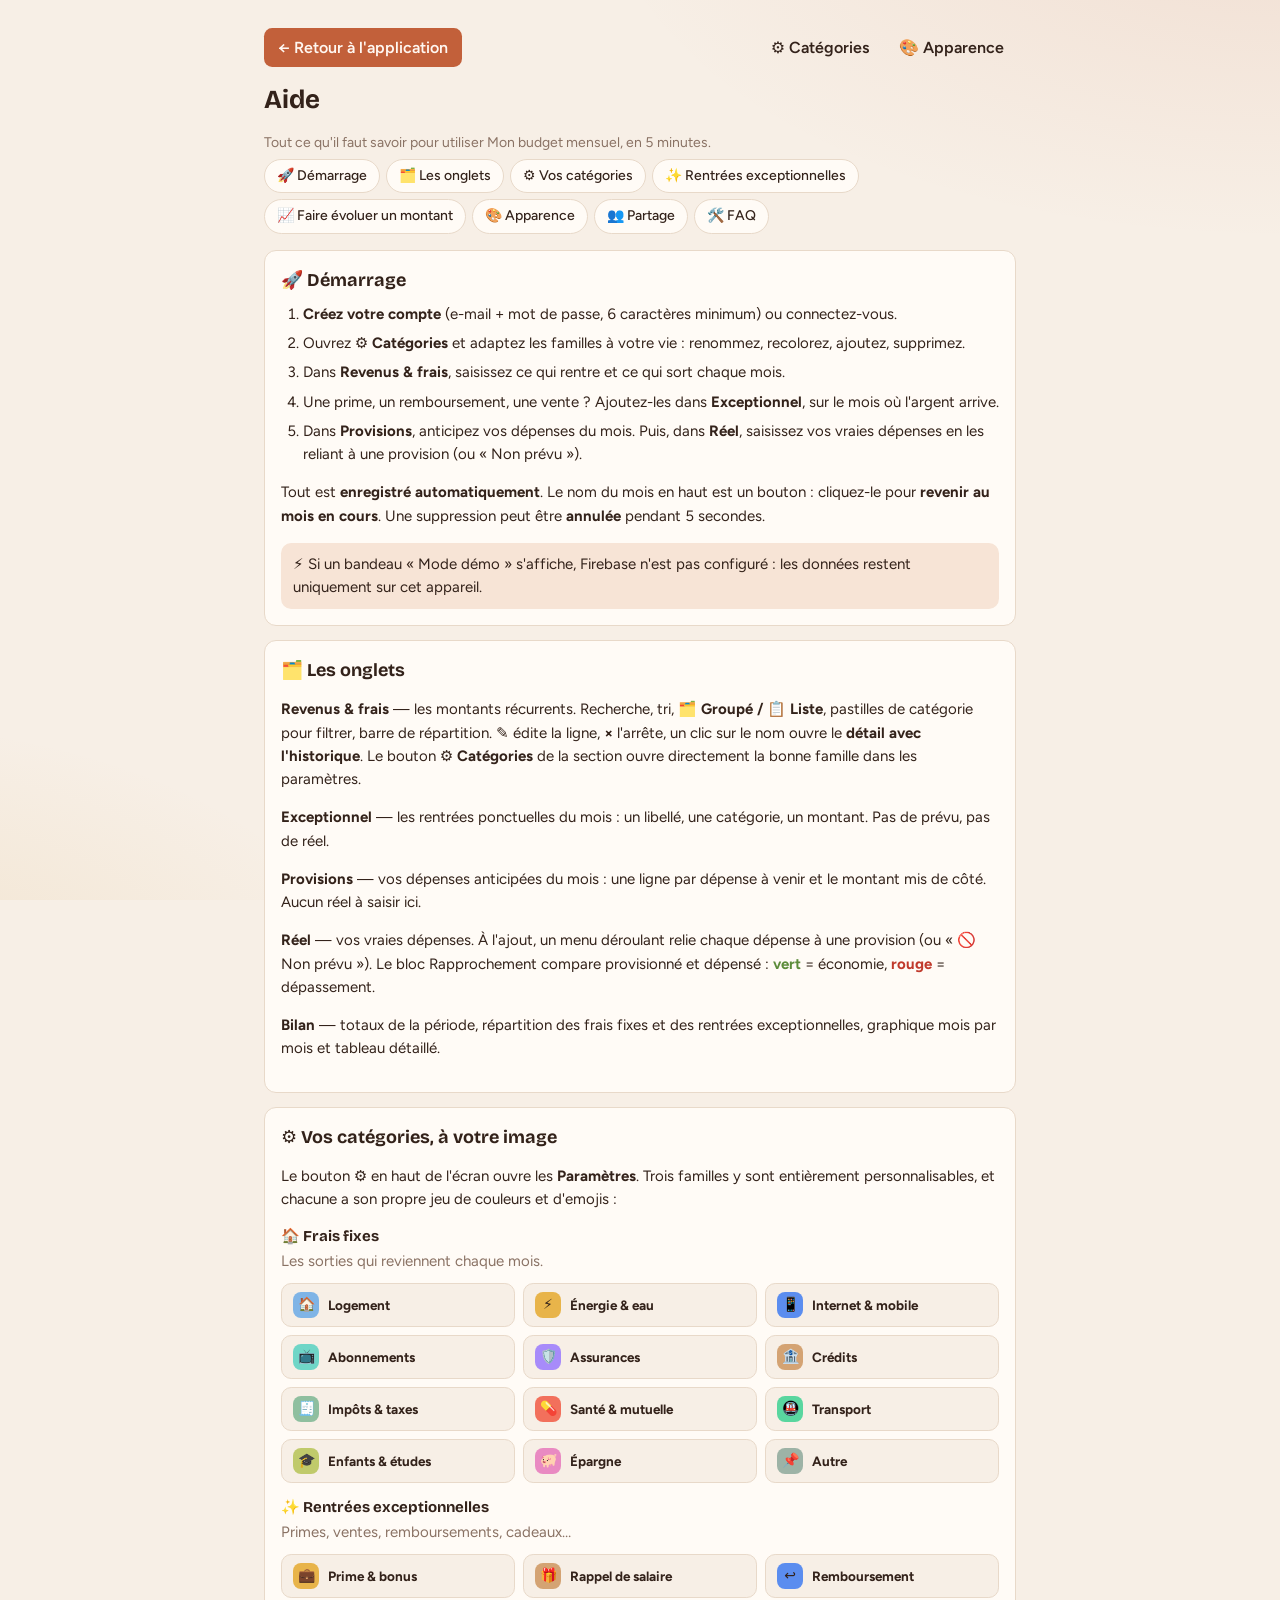
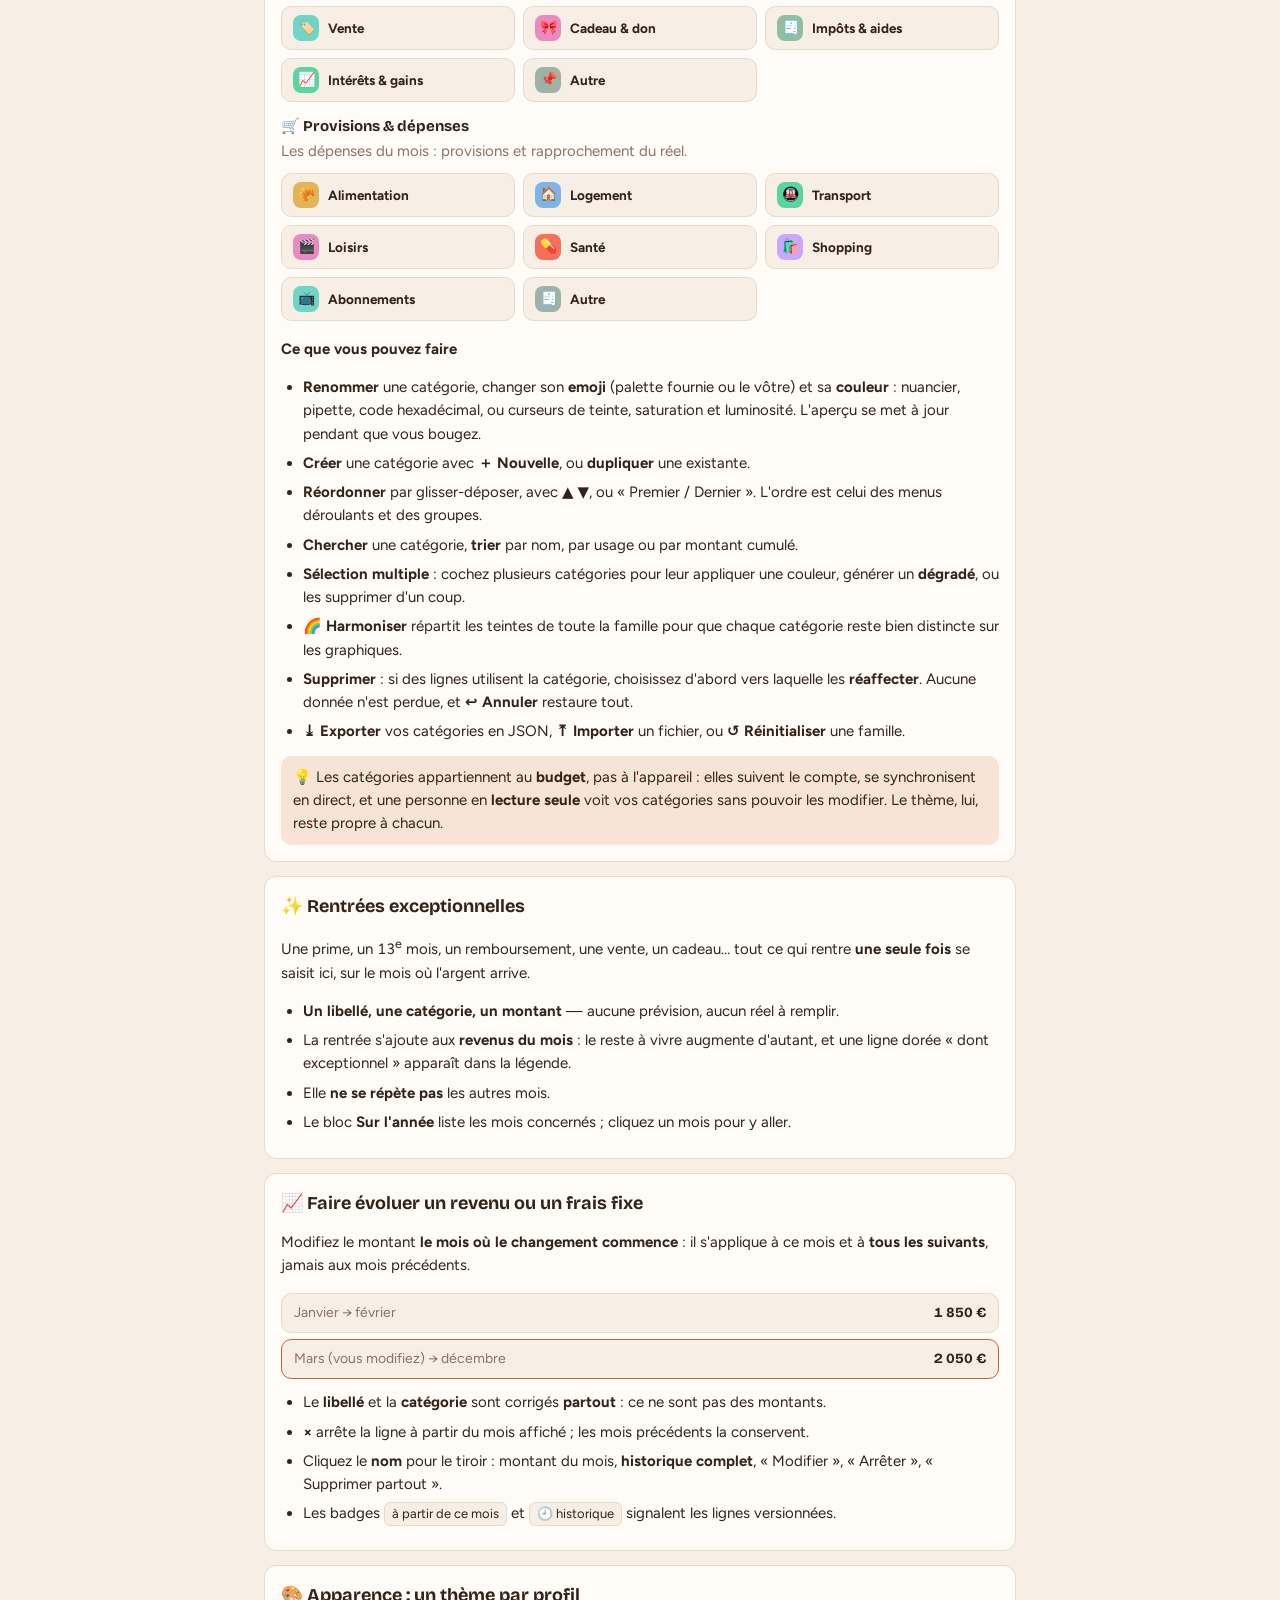
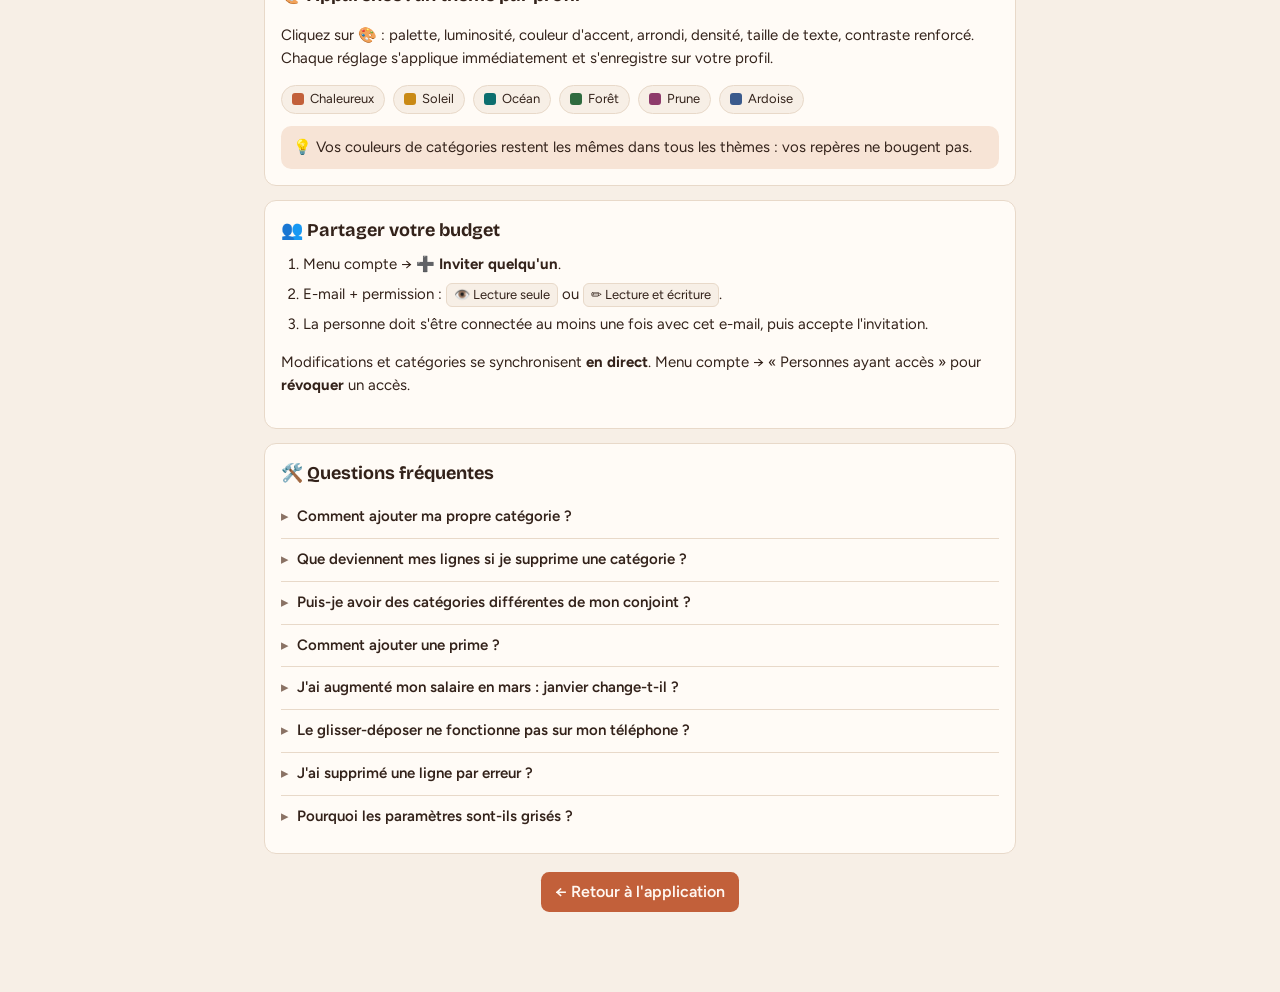
<file: aide.html>
<!doctype html>
<html lang="fr" data-theme="chaleureux" data-mode="light" data-density="normal" data-contrast="normal">
<head>
  <meta charset="utf-8">
  <meta name="viewport" content="width=device-width, initial-scale=1, viewport-fit=cover">
  <title>Aide — Mon budget mensuel</title>
  <script>
  (function(){try{
    var p=JSON.parse(localStorage.getItem('budget.prefs.last')||'{}');
    var d=p.mode==='dark'||((!p.mode||p.mode==='auto')&&matchMedia('(prefers-color-scheme: dark)').matches);
    var r=document.documentElement;
    r.dataset.theme=p.theme||'chaleureux'; r.dataset.mode=d?'dark':'light';
    r.dataset.density=p.density||'normal'; r.dataset.contrast=p.contrast?'high':'normal';
    r.style.setProperty('--r',(p.radius==null?12:p.radius)+'px');
    r.style.setProperty('--ts',String({s:0.94,m:1,l:1.08}[p.text||'m']));
    if(p.accent!=null){var l=d?64:38;r.style.setProperty('--accent','hsl('+p.accent+' 62% '+l+'%)');
      r.style.setProperty('--soft',d?'hsl('+p.accent+' 26% 21%)':'hsl('+p.accent+' 56% 92%)');
      r.style.setProperty('--c2','hsl('+p.accent+' 62% '+l+'%)');}
  }catch(e){}})();
  </script>
  <link rel="manifest" href="./manifest.webmanifest">
  <link rel="icon" href="./icon.svg" type="image/svg+xml">
  <link rel="preconnect" href="https://fonts.googleapis.com">
  <link rel="preconnect" href="https://fonts.gstatic.com" crossorigin>
  <link rel="stylesheet" href="https://fonts.googleapis.com/css2?family=Bricolage+Grotesque:wght@500;700&family=Figtree:wght@400;500;600&display=swap">
  <link rel="stylesheet" href="./styles.css">
  <style>
    html{scroll-behavior:smooth}
    main{max-width:800px}
    section.box{scroll-margin-top:12px}
    section.box p,section.box li{font-size:calc(15px*var(--ts));line-height:1.55}
    section.box ol,section.box ul{margin:8px 0;padding-left:22px;display:grid;gap:6px}
    .help-top{display:flex;align-items:center;justify-content:space-between;gap:10px;flex-wrap:wrap;margin-bottom:14px}
    .help-top .grp{display:flex;gap:6px}
    .btn-back{display:inline-block;background:var(--accent);color:var(--accent-ink);text-decoration:none;font-weight:600;border-radius:var(--r2);padding:8px 14px}
    .help-nav{display:flex;flex-wrap:wrap;gap:6px;margin:0 0 16px}
    .help-nav a{background:var(--surface);border:1px solid var(--line);color:var(--ink);text-decoration:none;font-size:14px;font-weight:500;border-radius:var(--rp);padding:6px 12px}
    .help-nav a:hover{background:var(--soft)}
    .catgrid{display:grid;grid-template-columns:repeat(auto-fit,minmax(210px,1fr));gap:8px;margin:10px 0 0}
    .catcard{display:flex;gap:9px;align-items:center;background:var(--bg);border:1px solid var(--line);border-radius:var(--r3);padding:8px 11px}
    .catcard .sw{width:26px;height:26px;border-radius:8px;flex:0 0 auto;display:grid;place-items:center;font-size:14px}
    .catcard b{display:block;font-size:13.5px;overflow-wrap:anywhere}
    .fam{margin-top:14px}
    .fam h3{margin:0 0 2px;font-size:15px;font-family:"Bricolage Grotesque",sans-serif}
    .fam p{margin:0;font-size:13px;color:var(--muted)}
    .badge{display:inline-block;border:1px solid var(--line);border-radius:6px;padding:1px 7px;font-size:13px;background:var(--bg);white-space:nowrap}
    .pal{display:flex;flex-wrap:wrap;gap:8px;margin:10px 0 0}
    .pal span{display:flex;align-items:center;gap:6px;border:1px solid var(--line);border-radius:var(--rp);padding:4px 10px;font-size:13px;background:var(--bg)}
    .pal i{width:12px;height:12px;border-radius:3px;display:inline-block}
    .demo{display:grid;gap:6px;margin:12px 0 0}
    .demo-row{display:flex;align-items:center;gap:10px;background:var(--bg);border:1px solid var(--line);border-radius:var(--r3);padding:9px 12px;font-size:14px}
    .demo-row span{flex:1;color:var(--muted)}
    .demo-row b{font-family:"Bricolage Grotesque",sans-serif}
    .demo-row.now{border-color:var(--accent)}
    details{border-bottom:1px solid var(--line);padding:10px 0}
    details:last-of-type{border-bottom:0}
    summary{cursor:pointer;font-weight:600;font-size:15px;list-style:none;display:flex;gap:8px;align-items:baseline}
    summary::-webkit-details-marker{display:none}
    summary::before{content:"▸";color:var(--muted);transition:transform .15s}
    details[open] summary::before{transform:rotate(90deg)}
    details p{margin:8px 0 2px;color:var(--muted)}
    .foot-back{text-align:center;margin-top:18px}
  </style>
</head>
<body>
<main>
  <div class="help-top">
    <a class="btn-back" href="./index.html">← Retour à l'application</a>
    <span class="grp">
      <button class="ghost" type="button" data-cats-open title="Paramètres des catégories">⚙️ Catégories</button>
      <button class="ghost" type="button" data-theme-open title="Apparence">🎨 Apparence</button>
    </span>
  </div>
  <h1>Aide</h1>
  <p class="note">Tout ce qu'il faut savoir pour utiliser Mon budget mensuel, en 5 minutes.</p>

  <nav class="help-nav" aria-label="Sommaire">
    <a href="#demarrage">🚀 Démarrage</a>
    <a href="#onglets">🗂️ Les onglets</a>
    <a href="#categories">⚙️ Vos catégories</a>
    <a href="#exceptionnel">✨ Rentrées exceptionnelles</a>
    <a href="#evolution">📈 Faire évoluer un montant</a>
    <a href="#apparence">🎨 Apparence</a>
    <a href="#partage">👥 Partage</a>
    <a href="#faq">🛠️ FAQ</a>
  </nav>

  <section class="box" id="demarrage">
    <h2>🚀 Démarrage</h2>
    <ol>
      <li><b>Créez votre compte</b> (e-mail + mot de passe, 6 caractères minimum) ou connectez-vous.</li>
      <li>Ouvrez <b>⚙️ Catégories</b> et adaptez les familles à votre vie : renommez, recolorez, ajoutez, supprimez.</li>
      <li>Dans <b>Revenus &amp; frais</b>, saisissez ce qui rentre et ce qui sort chaque mois.</li>
      <li>Une prime, un remboursement, une vente ? Ajoutez-les dans <b>Exceptionnel</b>, sur le mois où l'argent arrive.</li>
      <li>Dans <b>Provisions</b>, anticipez vos dépenses du mois. Puis, dans <b>Réel</b>, saisissez vos vraies dépenses en les reliant à une provision (ou « Non prévu »).</li>
    </ol>
    <p>Tout est <b>enregistré automatiquement</b>. Le nom du mois en haut est un bouton : cliquez-le pour <b>revenir au mois en cours</b>. Une suppression peut être <b>annulée</b> pendant 5 secondes.</p>
    <p class="tip">⚡ Si un bandeau « Mode démo » s'affiche, Firebase n'est pas configuré : les données restent uniquement sur cet appareil.</p>
  </section>

  <section class="box" id="onglets">
    <h2>🗂️ Les onglets</h2>
    <p><b>Revenus &amp; frais</b> — les montants récurrents. Recherche, tri, <b>🗂️ Groupé / 📋 Liste</b>, pastilles de catégorie pour filtrer, barre de répartition. <b>✎</b> édite la ligne, <b>×</b> l'arrête, un clic sur le nom ouvre le <b>détail avec l'historique</b>. Le bouton <b>⚙️ Catégories</b> de la section ouvre directement la bonne famille dans les paramètres.</p>
    <p><b>Exceptionnel</b> — les rentrées ponctuelles du mois : un libellé, une catégorie, un montant. Pas de prévu, pas de réel.</p>
    <p><b>Provisions</b> — vos dépenses anticipées du mois : une ligne par dépense à venir et le montant mis de côté. Aucun réel à saisir ici.</p>
    <p><b>Réel</b> — vos vraies dépenses. À l'ajout, un menu déroulant relie chaque dépense à une provision (ou « 🚫 Non prévu »). Le bloc Rapprochement compare provisionné et dépensé : <b class="eco">vert</b> = économie, <b class="neg">rouge</b> = dépassement.</p>
    <p><b>Bilan</b> — totaux de la période, répartition des frais fixes et des rentrées exceptionnelles, graphique mois par mois et tableau détaillé.</p>
  </section>

  <section class="box" id="categories">
    <h2>⚙️ Vos catégories, à votre image</h2>
    <p>Le bouton <b>⚙️</b> en haut de l'écran ouvre les <b>Paramètres</b>. Trois familles y sont entièrement personnalisables, et chacune a son propre jeu de couleurs et d'emojis :</p>
    <div class="fam"><h3>🏠 Frais fixes</h3><p>Les sorties qui reviennent chaque mois.</p><div class="catgrid" id="cg-fix"></div></div>
    <div class="fam"><h3>✨ Rentrées exceptionnelles</h3><p>Primes, ventes, remboursements, cadeaux…</p><div class="catgrid" id="cg-ext"></div></div>
    <div class="fam"><h3>🛒 Provisions &amp; dépenses</h3><p>Les dépenses du mois : provisions et rapprochement du réel.</p><div class="catgrid" id="cg-plan"></div></div>

    <h3 style="margin-top:18px;font-size:15px">Ce que vous pouvez faire</h3>
    <ul>
      <li><b>Renommer</b> une catégorie, changer son <b>emoji</b> (palette fournie ou le vôtre) et sa <b>couleur</b> : nuancier, pipette, code hexadécimal, ou curseurs de teinte, saturation et luminosité. L'aperçu se met à jour pendant que vous bougez.</li>
      <li><b>Créer</b> une catégorie avec <b>＋ Nouvelle</b>, ou <b>dupliquer</b> une existante.</li>
      <li><b>Réordonner</b> par glisser-déposer, avec ▲ ▼, ou « Premier / Dernier ». L'ordre est celui des menus déroulants et des groupes.</li>
      <li><b>Chercher</b> une catégorie, <b>trier</b> par nom, par usage ou par montant cumulé.</li>
      <li><b>Sélection multiple</b> : cochez plusieurs catégories pour leur appliquer une couleur, générer un <b>dégradé</b>, ou les supprimer d'un coup.</li>
      <li><b>🌈 Harmoniser</b> répartit les teintes de toute la famille pour que chaque catégorie reste bien distincte sur les graphiques.</li>
      <li><b>Supprimer</b> : si des lignes utilisent la catégorie, choisissez d'abord vers laquelle les <b>réaffecter</b>. Aucune donnée n'est perdue, et <b>↩ Annuler</b> restaure tout.</li>
      <li><b>⤓ Exporter</b> vos catégories en JSON, <b>⤒ Importer</b> un fichier, ou <b>↺ Réinitialiser</b> une famille.</li>
    </ul>
    <p class="tip">💡 Les catégories appartiennent au <b>budget</b>, pas à l'appareil : elles suivent le compte, se synchronisent en direct, et une personne en <b>lecture seule</b> voit vos catégories sans pouvoir les modifier. Le thème, lui, reste propre à chacun.</p>
  </section>

  <section class="box" id="exceptionnel">
    <h2>✨ Rentrées exceptionnelles</h2>
    <p>Une prime, un 13<sup>e</sup> mois, un remboursement, une vente, un cadeau… tout ce qui rentre <b>une seule fois</b> se saisit ici, sur le mois où l'argent arrive.</p>
    <ul>
      <li><b>Un libellé, une catégorie, un montant</b> — aucune prévision, aucun réel à remplir.</li>
      <li>La rentrée s'ajoute aux <b>revenus du mois</b> : le reste à vivre augmente d'autant, et une ligne dorée « dont exceptionnel » apparaît dans la légende.</li>
      <li>Elle <b>ne se répète pas</b> les autres mois.</li>
      <li>Le bloc <b>Sur l'année</b> liste les mois concernés ; cliquez un mois pour y aller.</li>
    </ul>
  </section>

  <section class="box" id="evolution">
    <h2>📈 Faire évoluer un revenu ou un frais fixe</h2>
    <p>Modifiez le montant <b>le mois où le changement commence</b> : il s'applique à ce mois et à <b>tous les suivants</b>, jamais aux mois précédents.</p>
    <div class="demo">
      <div class="demo-row"><span>Janvier → février</span><b>1 850 €</b></div>
      <div class="demo-row now"><span>Mars (vous modifiez) → décembre</span><b>2 050 €</b></div>
    </div>
    <ul style="margin-top:12px">
      <li>Le <b>libellé</b> et la <b>catégorie</b> sont corrigés <b>partout</b> : ce ne sont pas des montants.</li>
      <li><b>×</b> arrête la ligne à partir du mois affiché ; les mois précédents la conservent.</li>
      <li>Cliquez le <b>nom</b> pour le tiroir : montant du mois, <b>historique complet</b>, « Modifier », « Arrêter », « Supprimer partout ».</li>
      <li>Les badges <span class="badge">à partir de ce mois</span> et <span class="badge">🕘 historique</span> signalent les lignes versionnées.</li>
    </ul>
  </section>

  <section class="box" id="apparence">
    <h2>🎨 Apparence : un thème par profil</h2>
    <p>Cliquez sur <b>🎨</b> : palette, luminosité, couleur d'accent, arrondi, densité, taille de texte, contraste renforcé. Chaque réglage s'applique immédiatement et s'enregistre sur votre profil.</p>
    <div class="pal">
      <span><i style="background:#C2603A"></i>Chaleureux</span><span><i style="background:#C98A16"></i>Soleil</span>
      <span><i style="background:#0B6E6E"></i>Océan</span><span><i style="background:#2F6B3F"></i>Forêt</span>
      <span><i style="background:#8E3B6B"></i>Prune</span><span><i style="background:#3A5A8C"></i>Ardoise</span>
    </div>
    <p class="tip">💡 Vos couleurs de catégories restent les mêmes dans tous les thèmes : vos repères ne bougent pas.</p>
  </section>

  <section class="box" id="partage">
    <h2>👥 Partager votre budget</h2>
    <ol>
      <li>Menu compte → <b>➕ Inviter quelqu'un</b>.</li>
      <li>E-mail + permission : <span class="badge">👁️ Lecture seule</span> ou <span class="badge">✏️ Lecture et écriture</span>.</li>
      <li>La personne doit s'être connectée au moins une fois avec cet e-mail, puis accepte l'invitation.</li>
    </ol>
    <p>Modifications et catégories se synchronisent <b>en direct</b>. Menu compte → « Personnes ayant accès » pour <b>révoquer</b> un accès.</p>
  </section>

  <section class="box" id="faq">
    <h2>🛠️ Questions fréquentes</h2>
    <details>
      <summary>Comment ajouter ma propre catégorie ?</summary>
      <p>⚙️ en haut → choisissez la famille → <b>＋ Nouvelle</b>. Donnez un nom, un emoji, une couleur : elle apparaît aussitôt dans les menus, les groupes et les graphiques.</p>
    </details>
    <details>
      <summary>Que deviennent mes lignes si je supprime une catégorie ?</summary>
      <p>Les paramètres vous demandent vers quelle catégorie les <b>réaffecter</b>. Elles sont déplacées, jamais supprimées. <b>↩ Annuler</b> en bas du panneau restaure l'état précédent.</p>
    </details>
    <details>
      <summary>Puis-je avoir des catégories différentes de mon conjoint ?</summary>
      <p>Les catégories appartiennent au budget : sur votre budget vous avez les vôtres, sur le sien vous voyez les siennes. Le thème, lui, est propre à chaque profil.</p>
    </details>
    <details>
      <summary>Comment ajouter une prime ?</summary>
      <p>Onglet <b>Exceptionnel</b>, sur le mois où l'argent arrive : libellé, catégorie, montant.</p>
    </details>
    <details>
      <summary>J'ai augmenté mon salaire en mars : janvier change-t-il ?</summary>
      <p>Non. Allez sur mars, ✎ sur la ligne, nouveau montant. Mars et les suivants l'utilisent ; janvier et février gardent l'ancien.</p>
    </details>
    <details>
      <summary>Le glisser-déposer ne fonctionne pas sur mon téléphone ?</summary>
      <p>Utilisez ▲ ▼ dans la liste, ou « Premier / Dernier » dans le panneau de droite. Le tri doit être sur <b>Ordre manuel</b>.</p>
    </details>
    <details>
      <summary>J'ai supprimé une ligne par erreur ?</summary>
      <p><b>Annuler</b> dans le message en bas de l'écran : 5 secondes pour tout restaurer, historique compris.</p>
    </details>
    <details>
      <summary>Pourquoi les paramètres sont-ils grisés ?</summary>
      <p>Vous consultez un budget partagé en <b>lecture seule</b>. Demandez une réinvitation avec la permission ✏️.</p>
    </details>
  </section>

  <p class="foot-back"><a class="btn-back" href="./index.html">← Retour à l'application</a></p>
</main>
<script type="module">
import { initThemeUI, applyPrefs, readCache } from './theme.js';
import { initCatsUI, applySets, readCache as readCats, DEFAULTS, list } from './cats.js';
applyPrefs(readCache(), { notify: false });
applySets(readCats('last') || DEFAULTS, { notify: false });
initThemeUI({ saveHint: 'Enregistré sur cet appareil' });
initCatsUI({ canEdit: () => false });
const paint = () => {
  ['fix', 'ext', 'plan'].forEach(k => {
    const box = document.getElementById('cg-' + k);
    if (!box) return;
    box.innerHTML = list(k).map(c =>
      '<div class="catcard"><span class="sw" style="background:' + c.c + '">' + c.e + '</span><b>' +
      c.label.replace(/[&<>"]/g, s => ({ '&': '&amp;', '<': '&lt;', '>': '&gt;', '"': '&quot;' }[s])) + '</b></div>').join('');
  });
};
paint();
document.querySelectorAll('[data-cats-open]').forEach(b => b.addEventListener('click', () => setTimeout(paint, 400)));
</script>
<script>
if ('serviceWorker' in navigator && (location.protocol === 'https:' || location.hostname === 'localhost')) {
  navigator.serviceWorker.register('./sw.js').catch(function(){});
}
</script>
</body>
</html>
</file>
<file: styles.css>
/* ═══════════ Mon budget mensuel — styles & thèmes ═══════════ */
:root{
  --r:12px; --r2:calc(var(--r)*.68); --r3:calc(var(--r)*.85); --rp:999px;
  --d:1; --ts:1;
  --bg:#F7EFE6;--surface:#FFFBF6;--ink:#33221A;--muted:#8A7264;--line:#E8D9C9;
  --accent:#C2603A;--accent-ink:#FFF7F1;--soft:#F7E4D6;
  --pos:#2F7D5D;--neg:#C0392B;--eco:#5C8C3A;--gold:#C98A16;
  --c1:#6B4A38;--c2:#C2603A;--c3:#E8B98A;--scrim:rgba(51,34,26,.42);
  color-scheme:light;
}
:root[data-theme="ocean"]{--bg:#EEF3F4;--surface:#FFFFFF;--ink:#12262B;--muted:#5C7075;--line:#D5E0E2;--accent:#0B6E6E;--accent-ink:#FFFFFF;--soft:#DCEBEB;--pos:#0B6E6E;--neg:#B3261E;--eco:#2E9E1F;--gold:#B8860B;--c1:#12262B;--c2:#0B6E6E;--c3:#9CCFCB;--scrim:rgba(10,20,22,.5)}
:root[data-theme="foret"]{--bg:#EDF3EC;--surface:#FFFFFF;--ink:#16281B;--muted:#5E7360;--line:#D5E2D3;--accent:#2F6B3F;--accent-ink:#F4FBF3;--soft:#DDEBDA;--pos:#2F6B3F;--neg:#B3261E;--eco:#4C8B2B;--gold:#B08A1E;--c1:#23392A;--c2:#4C8B2B;--c3:#A9C9A0;--scrim:rgba(16,32,20,.45)}
:root[data-theme="soleil"]{--bg:#FBF3E1;--surface:#FFFDF6;--ink:#33280F;--muted:#8A7A55;--line:#EFE1C4;--accent:#A06A0B;--accent-ink:#FFFAEE;--soft:#F7E7C6;--pos:#2F7D5D;--neg:#C0392B;--eco:#5C8C3A;--gold:#C98A16;--c1:#6B5628;--c2:#C98A16;--c3:#E8CE8A;--scrim:rgba(51,40,15,.42)}
:root[data-theme="prune"]{--bg:#F6EEF3;--surface:#FFFBFE;--ink:#2B1A28;--muted:#7C6478;--line:#E7D7E3;--accent:#8E3B6B;--accent-ink:#FFF6FB;--soft:#F1DDE9;--pos:#2E7D6B;--neg:#C2334D;--eco:#5C8C3A;--gold:#B8860B;--c1:#4A2A40;--c2:#8E3B6B;--c3:#D9A6C4;--scrim:rgba(43,26,40,.45)}
:root[data-theme="ardoise"]{--bg:#EFF2F6;--surface:#FFFFFF;--ink:#1B2430;--muted:#66748A;--line:#DBE2EC;--accent:#3A5A8C;--accent-ink:#F5F9FF;--soft:#E2E8F3;--pos:#2E7D5B;--neg:#C0392B;--eco:#4C8B2B;--gold:#B08A1E;--c1:#2A3646;--c2:#3A5A8C;--c3:#A9BAD4;--scrim:rgba(20,28,40,.48)}

:root[data-mode="dark"]{
  --bg:#1E1512;--surface:#2A1E19;--ink:#F7EBE0;--muted:#B9A08E;--line:#413029;
  --accent:#E8875C;--accent-ink:#241611;--soft:#3A2A22;
  --pos:#6FCF97;--neg:#FF8A7A;--eco:#A9D977;--gold:#E8B44A;
  --c1:#D9B99F;--c2:#E8875C;--c3:#7A5A46;--scrim:rgba(0,0,0,.58);
  color-scheme:dark;
}
:root[data-mode="dark"][data-theme="ocean"]{--bg:#0F1B1E;--surface:#17282C;--ink:#E7F0F1;--muted:#93A9AD;--line:#2A4146;--accent:#4FC3C0;--accent-ink:#0F1B1E;--soft:#1F383C;--pos:#4FC3C0;--neg:#FF8A80;--eco:#A3E635;--gold:#E0B84C;--c1:#C9D8DA;--c2:#4FC3C0;--c3:#3E7F83}
:root[data-mode="dark"][data-theme="foret"]{--bg:#0F1A13;--surface:#18261C;--ink:#E6F0E4;--muted:#94AC96;--line:#2A3F2E;--accent:#6FCF7F;--accent-ink:#0F1A13;--soft:#223528;--pos:#6FCF7F;--neg:#FF8A80;--eco:#B7E36A;--gold:#E0B84C;--c1:#C6DCC4;--c2:#6FCF7F;--c3:#3F6B49}
:root[data-mode="dark"][data-theme="soleil"]{--bg:#1C1710;--surface:#262017;--ink:#F6EBD8;--muted:#B6A484;--line:#3E3427;--accent:#E8B44A;--accent-ink:#241C0E;--soft:#3A3020;--pos:#6FCF97;--neg:#FF8A7A;--eco:#B7E36A;--gold:#E8B44A;--c1:#DCC9A2;--c2:#E8B44A;--c3:#7A6534}
:root[data-mode="dark"][data-theme="prune"]{--bg:#1A1018;--surface:#261826;--ink:#F3E7F0;--muted:#B296AC;--line:#3E2A3B;--accent:#E07AB0;--accent-ink:#231220;--soft:#332030;--pos:#6FCF97;--neg:#FF8A9E;--eco:#A9D977;--gold:#E0B84C;--c1:#DEC3D6;--c2:#E07AB0;--c3:#7A4A68}
:root[data-mode="dark"][data-theme="ardoise"]{--bg:#111823;--surface:#1A2331;--ink:#E8EDF6;--muted:#94A3B8;--line:#2B3849;--accent:#7FA8E0;--accent-ink:#101823;--soft:#223044;--pos:#6FCF97;--neg:#FF8A80;--eco:#A9D977;--gold:#E0B84C;--c1:#C7D3E4;--c2:#7FA8E0;--c3:#41597E}

:root[data-density="compact"]{--d:.8}
:root[data-density="large"]{--d:1.18}
:root[data-contrast="high"]{--muted:color-mix(in srgb,var(--ink) 80%,var(--bg));--line:color-mix(in srgb,var(--ink) 36%,var(--bg))}

*{box-sizing:border-box;scrollbar-width:thin;scrollbar-color:color-mix(in srgb,var(--accent) 58%,var(--surface)) var(--soft)}
::-webkit-scrollbar{width:10px;height:10px}
::-webkit-scrollbar-track{background:var(--soft);border-radius:var(--rp)}
::-webkit-scrollbar-thumb{background:color-mix(in srgb,var(--accent) 60%,var(--surface));border-radius:var(--rp);border:2px solid var(--soft)}
::-webkit-scrollbar-thumb:hover{background:var(--accent)}
[hidden]{display:none!important}
html{scroll-padding-top:env(safe-area-inset-top,0px)}
body{margin:0;color:var(--ink);font:400 calc(16px*var(--ts))/1.45 Figtree,system-ui,-apple-system,"Segoe UI",sans-serif;font-variant-numeric:tabular-nums;
  padding-top:env(safe-area-inset-top,0px);padding-bottom:env(safe-area-inset-bottom,0px);
  background:
    radial-gradient(1100px 560px at 100% -12%, color-mix(in srgb,var(--accent) 12%,transparent), transparent 62%),
    radial-gradient(880px 480px at -12% 112%, color-mix(in srgb,var(--gold) 12%,transparent), transparent 60%),
    var(--bg);
  background-attachment:fixed;transition:background-color .3s,color .3s}
main{max-width:640px;margin:0 auto;padding:calc(20px*var(--d)) 16px 48px}
h1,h2,.big{font-family:"Bricolage Grotesque",Figtree,system-ui,sans-serif}
h1{font-size:calc(22px*var(--ts));margin:0 0 14px;font-weight:700}
h2{font-size:calc(18px*var(--ts));margin:0 0 10px;font-weight:700}
.month{display:flex;align-items:center;justify-content:space-between;background:var(--surface);border:1px solid var(--line);border-radius:var(--r);padding:6px}
.month b{font-family:"Bricolage Grotesque",sans-serif;font-size:calc(18px*var(--ts));text-transform:capitalize}
button{font:inherit;cursor:pointer;border:0;border-radius:var(--r2);padding:8px 14px;background:var(--accent);color:var(--accent-ink);font-weight:600;transition:background-color .18s,color .18s,transform .12s,box-shadow .18s}
button:active{transform:translateY(1px)}
button.ghost{background:transparent;color:var(--ink);padding:8px 12px}
button.ghost:hover{background:var(--soft)}
button:disabled{opacity:.5;cursor:not-allowed}
button:focus-visible,input:focus-visible,select:focus-visible,a:focus-visible,summary:focus-visible{outline:2px solid var(--accent);outline-offset:2px}
.sum{margin:14px 0;background:var(--surface);border:1px solid var(--line);border-radius:var(--r);padding:calc(16px*var(--d));box-shadow:0 1px 2px color-mix(in srgb,var(--ink) 6%,transparent)}
.rest{display:flex;justify-content:space-between;align-items:baseline;gap:8px}
.rest span{color:var(--muted)}
.big{font-size:34px;font-weight:700;line-height:1.1}
.pos{color:var(--pos)}.neg{color:var(--neg)}.eco{color:var(--eco)}
.pie{display:flex;align-items:center;justify-content:center;gap:18px;flex-wrap:wrap}
.donut{position:relative;width:150px;height:150px;flex:0 0 auto}
.donut svg{width:100%;height:100%;display:block}
.donut .mid{position:absolute;inset:0;display:flex;flex-direction:column;align-items:center;justify-content:center;text-align:center}
.donut .mid span{font-size:calc(12px*var(--ts));color:var(--muted)}
.donut .mid b{font-family:"Bricolage Grotesque",sans-serif;font-size:calc(16px*var(--ts));line-height:1.15}
.legend{flex:1 1 170px;display:grid;gap:9px;font-size:calc(14px*var(--ts))}
.legend div{display:flex;align-items:center;gap:8px}
.legend i{width:12px;height:12px;border-radius:3px;background:var(--c);flex:0 0 auto}
.legend span{flex:1;color:var(--muted)}
.legend b{font-weight:600}
.gap{display:flex;justify-content:space-between;gap:8px;margin-top:14px;padding-top:10px;border-top:1px solid var(--line);font-size:calc(14px*var(--ts))}
.muted{color:var(--muted)}
.tabs{display:flex;gap:4px;background:var(--soft);padding:4px;border-radius:var(--r);margin:18px 0 14px}
.tabs button{flex:1;background:transparent;color:var(--muted);padding:10px 8px}
.tabs button[aria-selected="true"],.tabs button.on{background:var(--surface);color:var(--ink);box-shadow:0 1px 2px color-mix(in srgb,var(--ink) 14%,transparent)}
section.box{background:var(--surface);border:1px solid var(--line);border-radius:var(--r);padding:calc(16px*var(--d));margin-bottom:14px}
.row{display:flex;align-items:center;gap:8px;padding:calc(9px*var(--d)) 0;border-bottom:1px solid var(--line)}
.row:last-of-type{border-bottom:0}
.row .n{flex:1;min-width:0;overflow-wrap:anywhere}
.row .n small{display:block;color:var(--muted);font-size:calc(13px*var(--ts))}
.row .a{font-weight:600;white-space:nowrap}
.x{background:transparent;color:var(--muted);padding:4px 10px;font-size:20px;line-height:1;border-radius:var(--r2)}
.x:hover{color:var(--neg);background:color-mix(in srgb,var(--neg) 12%,transparent)}
.tot{display:flex;justify-content:space-between;font-weight:600;padding-top:10px;border-top:2px solid var(--line);margin-top:4px}
.empty{color:var(--muted);margin:4px 0 8px}
form{display:flex;flex-wrap:wrap;gap:8px;margin-top:12px}
input,select{font:inherit;color:var(--ink);background:var(--bg);border:1px solid var(--line);border-radius:var(--r2);padding:9px 10px;min-width:0}
input:disabled{opacity:.6}
form input[name=name]{flex:2 1 140px}
form input[name=amount]{flex:1 1 90px}
form select{flex:1 1 120px}
form button{flex:0 0 auto}
.real{width:92px;text-align:right;padding:6px 8px}
.delta{font-size:calc(13px*var(--ts))}
.note{color:var(--muted);font-size:calc(14px*var(--ts));margin:0 0 6px}
.foot{display:flex;gap:8px;justify-content:flex-end;margin-top:6px}
.presets{display:flex;flex-wrap:wrap;gap:6px;margin-bottom:12px}
.chip{background:var(--bg);color:var(--ink);border:1px solid var(--line);padding:6px 12px;border-radius:var(--rp)}
.chip[aria-pressed="true"]{background:var(--accent);color:var(--accent-ink);border-color:var(--accent)}
.per{display:flex;align-items:center;gap:12px;flex-wrap:wrap}
.per label{display:flex;align-items:center;gap:6px}
.cards{display:grid;grid-template-columns:1fr 1fr;gap:10px}
.card{background:var(--bg);border-radius:var(--r3);padding:10px 12px;border:1px solid var(--line)}
.card span{display:block;color:var(--muted);font-size:calc(13px*var(--ts))}
.card b{font-family:"Bricolage Grotesque",sans-serif;font-size:calc(19px*var(--ts))}
.scroll{overflow-x:auto}
.lg{display:flex;flex-wrap:wrap;gap:6px 14px;font-size:calc(13px*var(--ts));color:var(--muted);margin-top:8px}
.lg i{display:inline-block;width:10px;height:10px;border-radius:2px;margin-right:5px;vertical-align:-1px}
.lg i.dash{background:none;border-top:2px dashed var(--ink);height:0;width:14px;border-radius:0}
table{width:100%;border-collapse:collapse;font-size:calc(14px*var(--ts));min-width:420px}
th,td{padding:7px 6px;text-align:right;border-bottom:1px solid var(--line)}
th:first-child,td:first-child{text-align:left}
th{color:var(--muted);font-weight:500;font-size:calc(13px*var(--ts))}
tfoot td{font-weight:600;border-bottom:0}

/* ══════════ Barre, comptes, connexion, modales ══════════ */
.topbar{max-width:640px;margin:0 auto;padding:12px 16px 0;display:flex;align-items:center;justify-content:space-between;gap:8px}
.top-actions{display:flex;align-items:center;gap:2px;min-width:0}
.user-chip{color:var(--muted);font-size:calc(13px*var(--ts));max-width:150px;overflow:hidden;text-overflow:ellipsis;white-space:nowrap}
@media (max-width:640px){.user-chip{display:none}}
.account-switcher{position:relative;min-width:0}
.account-btn{display:flex;align-items:center;gap:6px;border:1px solid var(--line);background:var(--surface);max-width:220px;border-radius:var(--r2)}
.account-btn span:first-child{overflow:hidden;text-overflow:ellipsis;white-space:nowrap}
.account-btn .chevron{font-size:12px;color:var(--muted)}
.account-btn.open{border-color:var(--accent)}
.account-menu{position:absolute;top:calc(100% + 6px);left:0;z-index:40;width:min(330px,88vw);max-height:70vh;overflow:auto;background:var(--surface);border:1px solid var(--line);border-radius:var(--r);padding:6px;box-shadow:0 12px 32px color-mix(in srgb,var(--ink) 22%,transparent)}
.account-option{display:flex;align-items:center;gap:8px;width:100%;background:transparent;color:var(--ink);font-weight:500;text-align:left;padding:9px 10px;border-radius:var(--r2)}
.account-option:hover{background:var(--soft)}
.account-option.active{background:var(--soft);font-weight:600}
.account-option .mail{flex:1;min-width:0;overflow:hidden;text-overflow:ellipsis;white-space:nowrap}
.account-icon{flex:0 0 auto}
.account-permission{font-size:12px;color:var(--muted);white-space:nowrap}
.account-row{display:flex;align-items:center;gap:2px}
.account-row .account-option{flex:1;min-width:0}
.account-row.active .account-option{background:var(--soft);font-weight:600}
.unlink-btn{background:transparent;color:var(--muted);padding:6px 8px;font-size:14px;border-radius:var(--r2)}
.unlink-btn:hover{color:var(--neg);background:color-mix(in srgb,var(--neg) 12%,transparent)}
.menu-separator{border-top:1px solid var(--line);margin:6px 4px}
.menu-empty{color:var(--muted);font-size:13px;margin:6px 10px}
.menu-title{font-size:12px;text-transform:uppercase;letter-spacing:.04em;color:var(--muted);margin:8px 10px 4px;font-weight:600}
.account-option.static{cursor:default}
.account-option.static:hover{background:transparent}
.invite-option{color:var(--accent)}
.banner{max-width:608px;margin:10px auto 0;padding:9px 14px;background:var(--surface);border:1px solid var(--line);border-radius:var(--r3);font-size:calc(14px*var(--ts));color:var(--muted);width:calc(100% - 32px)}
.banner.link{color:var(--ink);border-color:var(--neg)}
.banner.link.write-mode{border-color:var(--accent)}
.banner.warn{border-color:var(--gold);color:var(--ink);display:flex;flex-wrap:wrap;align-items:center;gap:8px}
.banner.warn span{flex:1 1 220px}
.banner b{overflow-wrap:anywhere}
button.sm{padding:5px 10px;font-size:13px}
.auth-wrap{min-height:100vh;display:grid;place-items:center;padding:20px 16px}
.auth-card{width:min(420px,100%);background:var(--surface);border:1px solid var(--line);border-radius:calc(var(--r) + 2px);padding:22px;box-shadow:0 18px 48px color-mix(in srgb,var(--ink) 14%,transparent)}
.auth-top{display:flex;align-items:flex-start;justify-content:space-between;gap:10px}
.auth-tabs{margin:14px 0 4px}
.lbl{display:grid;gap:6px;font-size:calc(14px*var(--ts));color:var(--muted);font-weight:500;flex:1 1 100%;margin-top:8px}
.lbl input,.lbl select{width:100%}
#auth-form button[type=submit]{flex:1 1 100%;margin-top:12px;padding:11px}
.error{color:var(--neg);font-size:14px;margin:8px 0 0;flex:1 1 100%}
.error.ok{color:var(--pos)}
.link-btn{background:none;color:var(--accent);font-weight:600;padding:8px 0;font-size:14px;text-decoration:underline;width:100%;text-align:center}
.modal-back{position:fixed;inset:0;z-index:60;background:var(--scrim);display:grid;place-items:center;padding:16px;backdrop-filter:blur(2px)}
.modal{width:min(440px,100%);max-height:85vh;overflow:auto;background:var(--surface);border:1px solid var(--line);border-radius:calc(var(--r) + 2px);padding:20px;box-shadow:0 24px 60px color-mix(in srgb,var(--ink) 30%,transparent)}
.modal-actions{display:flex;justify-content:flex-end;gap:8px;margin-top:16px}
.pending-item{display:flex;align-items:center;justify-content:space-between;gap:10px;flex-wrap:wrap;padding:10px 0;border-bottom:1px solid var(--line)}
.pending-item:last-child{border-bottom:0}
.pending-email{font-weight:600;overflow-wrap:anywhere}
.pending-permission{font-size:13px;color:var(--muted)}
.pending-actions{display:flex;gap:6px}
.btn-refuse{background:transparent;color:var(--neg);border:1px solid var(--line)}
.toast{position:fixed;left:50%;bottom:calc(20px + env(safe-area-inset-bottom,0px));transform:translateX(-50%) translateY(8px);z-index:90;background:var(--ink);color:var(--bg);padding:10px 16px;border-radius:var(--r3);font-size:14px;font-weight:500;opacity:0;transition:opacity .25s,transform .25s;max-width:90vw;display:flex;align-items:center;justify-content:center;gap:10px;box-shadow:0 12px 30px color-mix(in srgb,var(--ink) 34%,transparent)}
.toast.show{opacity:1;transform:translateX(-50%) translateY(0)}
.toast-btn{background:transparent;color:var(--bg);border:1px solid currentColor;border-radius:var(--r2);padding:3px 10px;font-size:13px;font-weight:600}
a{color:var(--accent)}
a.ghost{display:inline-block;text-decoration:none;font-weight:600;border-radius:var(--r2);padding:8px 12px;color:var(--ink)}
a.ghost:hover{background:var(--soft)}
.help-link{margin-top:14px;text-align:center}
.help-link a{text-decoration:none;font-weight:600}

/* ══════════ Studio d'apparence (panneau latéral) ══════════ */
.theme-scrim{position:fixed;inset:0;z-index:70;background:var(--scrim);opacity:0;pointer-events:none;transition:opacity .25s}
.theme-scrim.open{opacity:1;pointer-events:auto}
.theme-drawer{position:fixed;top:0;right:0;bottom:0;z-index:80;width:min(392px,100%);display:flex;flex-direction:column;
  background:var(--surface);border-left:1px solid var(--line);box-shadow:-18px 0 50px color-mix(in srgb,var(--ink) 24%,transparent);
  transform:translateX(102%);visibility:hidden;transition:transform .3s cubic-bezier(.22,.85,.3,1),visibility .3s}
.theme-drawer.open{transform:none;visibility:visible}
.td-head{display:flex;align-items:center;justify-content:space-between;gap:8px;padding:14px 16px;border-bottom:1px solid var(--line);
  background:linear-gradient(120deg,color-mix(in srgb,var(--accent) 16%,var(--surface)),color-mix(in srgb,var(--gold) 12%,var(--surface)))}
.td-head h2{margin:0;font-size:18px}
.td-head .sub{display:block;font-size:12px;color:var(--muted);font-weight:500;font-family:Figtree,sans-serif}
.td-body{flex:1;overflow-y:auto;padding:16px;display:grid;gap:18px}
.td-foot{border-top:1px solid var(--line);padding:12px 16px;display:flex;align-items:center;justify-content:space-between;gap:10px;background:var(--surface)}
.td-saved{font-size:12px;color:var(--muted);text-align:right}
.td-sec{display:grid;gap:9px}
.td-sec>h3{margin:0;font-size:12px;letter-spacing:.05em;text-transform:uppercase;color:var(--muted);font-weight:700;font-family:Figtree,sans-serif}
.td-preview{display:flex;align-items:center;gap:14px;padding:14px;border-radius:var(--r);border:1px solid var(--line);
  background:linear-gradient(140deg,color-mix(in srgb,var(--accent) 10%,var(--bg)),color-mix(in srgb,var(--gold) 8%,var(--bg)))}
.td-donut{position:relative;width:96px;height:96px;flex:0 0 auto}
.td-donut svg{width:100%;height:100%;display:block}
.td-mid{position:absolute;inset:0;display:flex;flex-direction:column;align-items:center;justify-content:center;text-align:center}
.td-mid span{font-size:10px;color:var(--muted)}
.td-mid b{font-family:"Bricolage Grotesque",sans-serif;font-size:15px;color:var(--pos)}
.td-side{display:grid;gap:6px;flex:1;min-width:0}
.td-chip{font-size:12px;font-weight:600;border-radius:var(--rp);padding:4px 10px;border:1px solid currentColor;width:fit-content;max-width:100%;overflow:hidden;text-overflow:ellipsis;white-space:nowrap}
.td-chip.pos{color:var(--pos)}.td-chip.neg{color:var(--neg)}.td-chip.gold{color:var(--gold)}
.td-themes{display:grid;grid-template-columns:1fr 1fr;gap:8px}
.td-theme{display:grid;gap:7px;text-align:left;background:var(--bg);border:1px solid var(--line);color:var(--ink);padding:10px;border-radius:var(--r3);font-weight:600}
.td-theme:hover{border-color:color-mix(in srgb,var(--accent) 50%,var(--line))}
.td-theme[aria-pressed="true"]{border-color:var(--accent);box-shadow:0 0 0 2px color-mix(in srgb,var(--accent) 28%,transparent)}
.td-theme .nm{display:flex;align-items:center;justify-content:space-between;gap:6px;font-size:14px}
.td-theme .hint{font-size:11px;color:var(--muted);font-weight:500}
.td-sw{display:flex;gap:4px}
.td-sw i{width:100%;height:14px;border-radius:4px;border:1px solid color-mix(in srgb,var(--ink) 12%,transparent)}
.seg{display:flex;gap:4px;background:var(--soft);padding:4px;border-radius:var(--r)}
.seg button{flex:1;background:transparent;color:var(--muted);padding:8px 6px;font-size:14px;border-radius:var(--r2)}
.seg button.on{background:var(--surface);color:var(--ink);box-shadow:0 1px 2px color-mix(in srgb,var(--ink) 14%,transparent)}
.td-row{display:flex;align-items:center;gap:10px}
.td-row label{flex:0 0 auto;font-size:14px;color:var(--muted);font-weight:500}
.td-val{font-size:13px;color:var(--ink);font-weight:600;min-width:52px;text-align:right}
input[type=range]{-webkit-appearance:none;appearance:none;flex:1;min-width:0;height:26px;background:transparent;border:0;padding:0}
input[type=range]::-webkit-slider-runnable-track{height:8px;border-radius:var(--rp);background:var(--soft);border:1px solid var(--line)}
input[type=range]::-webkit-slider-thumb{-webkit-appearance:none;width:20px;height:20px;margin-top:-7px;border-radius:50%;background:var(--accent);border:2px solid var(--surface);box-shadow:0 1px 4px color-mix(in srgb,var(--ink) 30%,transparent);cursor:pointer}
input[type=range]::-moz-range-track{height:8px;border-radius:var(--rp);background:var(--soft);border:1px solid var(--line)}
input[type=range]::-moz-range-thumb{width:18px;height:18px;border-radius:50%;background:var(--accent);border:2px solid var(--surface);cursor:pointer}
#td-hue::-webkit-slider-runnable-track{background:linear-gradient(90deg,hsl(0 62% 45%),hsl(60 62% 45%),hsl(120 62% 45%),hsl(180 62% 45%),hsl(240 62% 45%),hsl(300 62% 45%),hsl(360 62% 45%));border-color:transparent}
#td-hue::-moz-range-track{background:linear-gradient(90deg,hsl(0 62% 45%),hsl(60 62% 45%),hsl(120 62% 45%),hsl(180 62% 45%),hsl(240 62% 45%),hsl(300 62% 45%),hsl(360 62% 45%));border-color:transparent}
.td-hues{display:flex;gap:6px;flex-wrap:wrap}
.td-hue{width:26px;height:26px;padding:0;border-radius:50%;border:2px solid var(--surface);box-shadow:0 0 0 1px var(--line)}
.td-hue[aria-pressed="true"]{box-shadow:0 0 0 2px var(--ink)}
.td-auto{background:var(--bg);color:var(--ink);border:1px solid var(--line);border-radius:var(--rp);padding:4px 12px;font-size:13px}
.td-auto[aria-pressed="true"]{background:var(--accent);color:var(--accent-ink);border-color:var(--accent)}
.switch{display:flex;align-items:center;justify-content:space-between;gap:10px;background:var(--bg);border:1px solid var(--line);border-radius:var(--r3);padding:10px 12px;font-size:14px;font-weight:500;cursor:pointer}
.switch input{position:absolute;opacity:0;width:0;height:0}
.switch .track{width:44px;height:26px;border-radius:var(--rp);background:var(--soft);border:1px solid var(--line);position:relative;flex:0 0 auto;transition:background-color .2s}
.switch .track::after{content:"";position:absolute;top:2px;left:2px;width:20px;height:20px;border-radius:50%;background:var(--surface);box-shadow:0 1px 3px color-mix(in srgb,var(--ink) 30%,transparent);transition:transform .2s}
.switch input:checked + .track{background:var(--accent);border-color:var(--accent)}
.switch input:checked + .track::after{transform:translateX(18px)}
.switch input:focus-visible + .track{outline:2px solid var(--accent);outline-offset:2px}

/* ══════════ Responsive ══════════ */
@media (max-width:599.98px){
  main{padding:16px 12px 40px}
  .topbar{padding:10px 12px 0}
  h1{font-size:calc(20px*var(--ts))}
  .tabs button{font-size:calc(13px*var(--ts));padding:9px 4px;line-height:1.25}
  .account-btn{max-width:150px}
  .banner{width:calc(100% - 24px)}
  .sum{padding:14px}
  section.box{padding:14px}
  .real{width:78px}
  .modal{padding:16px}
  .theme-drawer{top:auto;left:0;right:0;bottom:0;width:100%;max-height:88vh;border-left:0;border-top:1px solid var(--line);
    border-radius:calc(var(--r) + 4px) calc(var(--r) + 4px) 0 0;transform:translateY(102%)}
  .theme-drawer.open{transform:none}
  .td-body{padding:14px}
}
@media (max-width:480px){
  form input[name=name],form input[name=amount],form select{flex:1 1 100%}
  form button{flex:1 1 100%;padding:11px}
  .cards{gap:8px}
  .card b{font-size:calc(17px*var(--ts))}
  .td-themes{grid-template-columns:1fr}
}
@media (min-width:600px){
  main{max-width:720px;padding:24px 20px 56px}
  .topbar{max-width:720px;padding:14px 20px 0}
  .banner{max-width:688px}
  .donut{width:160px;height:160px}
  .cards{grid-template-columns:repeat(4,1fr)}
  .auth-card{padding:26px}
}
@media (min-width:900px){
  main{max-width:960px;padding:28px 24px 64px}
  .topbar{max-width:960px;padding:16px 24px 0}
  .banner{max-width:928px}
  h1{font-size:calc(26px*var(--ts))}
  .sum{padding:20px}
  .donut{width:180px;height:180px}
  .donut .mid b{font-size:calc(18px*var(--ts))}
  .legend{max-width:420px;font-size:calc(15px*var(--ts))}
  .pie{gap:28px}
  #view.tab-fixes{display:grid;grid-template-columns:1fr 1fr;gap:14px;align-items:start}
  #view.tab-fixes>section.box{margin-bottom:0}
  #view.tab-year{display:grid;grid-template-columns:1fr 1fr;gap:14px;align-items:start}
  #view.tab-year>.month{grid-column:1/-1;margin-bottom:0!important}
  #view.tab-year>section.box{margin-bottom:0}
  #view.tab-year>section.box:nth-of-type(n+3){grid-column:1/-1}
  .cards{grid-template-columns:1fr 1fr}
  table{min-width:0}
  .row{padding:calc(10px*var(--d)) 0}
  .theme-scrim.open{opacity:.22;pointer-events:none}
}
@media (prefers-reduced-motion:reduce){*{transition-duration:.01ms!important;animation-duration:.01ms!important}}

/* ══════════ Catégories des frais fixes : outils, groupes, édition ══════════ */
.fx-tools{display:flex;flex-wrap:wrap;gap:8px;margin:10px 0 8px}
.fx-search{flex:1 1 170px}
.fx-tools select{flex:0 1 155px}
.fx-toggle{border:1px solid var(--line);flex:0 0 auto}
.fx-toggle[aria-pressed="true"]{background:var(--soft);border-color:var(--accent)}
.fx-chips{display:flex;flex-wrap:wrap;gap:6px;margin:0 0 10px}
.fx-chips .chip{display:inline-flex;align-items:center;gap:6px;font-size:13px;padding:5px 10px;font-weight:500}
.fx-chips .chip i{width:9px;height:9px;border-radius:3px;display:inline-block;flex:0 0 auto}
.fx-chips .chip[aria-pressed="true"] i{box-shadow:0 0 0 1px var(--accent-ink)}
.fx-bar{display:flex;height:12px;border-radius:var(--rp);overflow:hidden;border:1px solid var(--line);margin:0 0 12px;background:var(--soft)}
.fx-bar.lg{height:18px;margin:10px 0 0}
.fx-bar i{display:block;height:100%;transition:width .4s cubic-bezier(.22,.85,.3,1)}
.fx-bar i+i{box-shadow:inset 1px 0 0 color-mix(in srgb,var(--surface) 75%,transparent)}
.fx-dot{width:10px;height:10px;border-radius:3px;flex:0 0 auto;background:var(--line)}
.fx-group{display:flex;align-items:center;gap:8px;margin:12px 0 2px;padding:6px 9px;background:var(--soft);border-radius:var(--r2);font-size:13px}
.fx-gname{flex:1;min-width:0;font-weight:600;overflow:hidden;text-overflow:ellipsis;white-space:nowrap}
.fx-gcount{color:var(--muted);font-size:12px;border:1px solid var(--line);border-radius:var(--rp);padding:0 7px;background:var(--surface)}
.fx-group b{font-variant-numeric:tabular-nums;white-space:nowrap}
.fx-edit{display:flex;flex-wrap:wrap;gap:6px;align-items:center;padding:8px;margin:6px 0;background:var(--soft);border:1px solid var(--accent);border-radius:var(--r2)}
.fx-edit input[name=name]{flex:2 1 130px}
.fx-edit select{flex:1 1 130px}
.fx-edit input[name=amount]{flex:0 1 105px}
.fx-edit button{flex:0 0 auto;padding:7px 12px}
.fx-sub{border-top:0;padding-top:2px;font-weight:500;color:var(--muted);font-size:calc(14px*var(--ts))}
.x.edit{font-size:15px}
.x.edit:hover{color:var(--accent);background:color-mix(in srgb,var(--accent) 14%,transparent)}
.fx-legend{display:grid;grid-template-columns:repeat(auto-fit,minmax(240px,1fr));gap:2px 20px;margin-top:12px}
.fx-lrow{display:flex;align-items:center;gap:8px;font-size:calc(14px*var(--ts));padding:5px 0;border-bottom:1px solid var(--line)}
.fx-lname{flex:1;min-width:0;overflow:hidden;text-overflow:ellipsis;white-space:nowrap}
.fx-lrow b{white-space:nowrap;font-variant-numeric:tabular-nums}
.fx-lpct{color:var(--muted);font-size:12px;min-width:40px;text-align:right}
@media (max-width:480px){
  .fx-tools select,.fx-toggle{flex:1 1 100%}
  .fx-edit input[name=amount]{flex:1 1 100%}
  .fx-edit button{flex:1 1 auto}
}
/* ══════════ Rentrées exceptionnelles, historique des montants, tiroir ══════════ */
.gold{color:var(--gold)}
.month-label{font-family:"Bricolage Grotesque",sans-serif;font-size:calc(18px*var(--ts));text-transform:capitalize;font-weight:700;padding:6px 12px}
.legend .lg-ext span,.legend .lg-ext b{color:var(--gold)}
.vbadge{display:inline-block;font-size:11px;font-weight:600;border-radius:var(--rp);padding:1px 8px;border:1px solid var(--line);background:var(--bg);color:var(--muted);white-space:nowrap}
.vbadge.new{border-color:var(--accent);color:var(--accent)}
.vbadge.hist{border-color:var(--gold);color:var(--gold)}
.nlink{background:none;border:0;padding:0;font:inherit;font-weight:600;color:var(--ink);text-align:left;cursor:pointer;border-radius:4px;max-width:100%;overflow-wrap:anywhere}
.nlink:hover{color:var(--accent);text-decoration:underline}
.fx-scope{flex:1 1 100%;margin:2px 0 0;font-size:12.5px;color:var(--muted);line-height:1.4}
.fx-foot{margin:8px 0 0;font-size:12.5px}
.tip{background:var(--soft);border-radius:var(--r3);padding:10px 12px;font-size:13.5px;line-height:1.45;margin:12px 0 0;color:var(--ink)}
.ext-strip{display:flex;gap:8px;overflow-x:auto;padding:4px 2px 8px}
.ext-chip{display:grid;gap:2px;flex:0 0 auto;min-width:92px;background:var(--bg);border:1px solid var(--line);color:var(--ink);border-radius:var(--r3);padding:8px 12px;text-align:left}
.ext-chip span{font-size:12px;color:var(--muted);text-transform:capitalize}
.ext-chip b{font-family:"Bricolage Grotesque",sans-serif;font-size:15px;color:var(--gold)}
.ext-chip:hover{border-color:var(--gold)}
.ext-chip.on{border-color:var(--accent);box-shadow:0 0 0 2px color-mix(in srgb,var(--accent) 26%,transparent)}
table.wide{min-width:660px}

.drawer-scrim{position:fixed;inset:0;z-index:70;background:var(--scrim);opacity:0;pointer-events:none;transition:opacity .25s}
.drawer-scrim.open{opacity:1;pointer-events:auto}
.detail-drawer{position:fixed;top:0;right:0;bottom:0;z-index:80;width:min(420px,100%);display:flex;flex-direction:column;
  background:var(--surface);border-left:1px solid var(--line);box-shadow:-18px 0 50px color-mix(in srgb,var(--ink) 24%,transparent);
  transform:translateX(102%);visibility:hidden;transition:transform .3s cubic-bezier(.22,.85,.3,1),visibility .3s}
.detail-drawer.open{transform:none;visibility:visible}
.dd-head{display:flex;align-items:center;justify-content:space-between;gap:8px;padding:14px 16px;border-bottom:1px solid var(--line);
  background:linear-gradient(120deg,color-mix(in srgb,var(--accent) 16%,var(--surface)),color-mix(in srgb,var(--gold) 12%,var(--surface)))}
.dd-head h2{margin:0;font-size:18px;overflow-wrap:anywhere}
.dd-body{flex:1;overflow-y:auto;padding:16px}
.dd-foot{border-top:1px solid var(--line);padding:12px 16px;display:grid;gap:6px;background:var(--surface)}
.dd-foot .ghost{text-align:left;border:1px solid var(--line)}
.dd-foot .danger{color:var(--neg);border-color:color-mix(in srgb,var(--neg) 40%,var(--line))}
.dd-foot .danger:hover{background:color-mix(in srgb,var(--neg) 12%,transparent)}
.dd-cur{display:flex;align-items:baseline;justify-content:space-between;gap:10px;background:var(--bg);border:1px solid var(--line);border-radius:var(--r3);padding:12px 14px}
.dd-cur span{color:var(--muted);font-size:13px}
.dd-cur b{font-family:"Bricolage Grotesque",sans-serif;font-size:24px;color:var(--pos)}
.dd-h{margin:16px 0 8px;font-size:12px;letter-spacing:.05em;text-transform:uppercase;color:var(--muted);font-weight:700;font-family:Figtree,sans-serif}
.dd-timeline{display:grid;gap:0;position:relative;padding-left:6px}
.dd-ver{display:flex;align-items:center;gap:10px;padding:10px 0;border-bottom:1px solid var(--line);position:relative}
.dd-ver:last-child{border-bottom:0}
.dd-dot{width:11px;height:11px;border-radius:50%;background:var(--line);border:2px solid var(--surface);box-shadow:0 0 0 1px var(--line);flex:0 0 auto}
.dd-ver.cur .dd-dot{background:var(--accent);box-shadow:0 0 0 2px color-mix(in srgb,var(--accent) 35%,transparent)}
.dd-vmain{flex:1;min-width:0}
.dd-vmain b{display:block;font-family:"Bricolage Grotesque",sans-serif;font-size:17px}
.dd-vmain small{color:var(--muted);font-size:12.5px;text-transform:capitalize}
.dd-ver.cur .dd-vmain b{color:var(--accent)}
.dd-tag{font-size:11px;font-weight:700;border-radius:var(--rp);padding:2px 9px;background:var(--accent);color:var(--accent-ink);white-space:nowrap}

@media (max-width:599.98px){
  .tabs button{font-size:calc(12.5px*var(--ts));padding:9px 3px;line-height:1.2}
  .detail-drawer{top:auto;left:0;right:0;bottom:0;width:100%;max-height:88vh;border-left:0;border-top:1px solid var(--line);
    border-radius:calc(var(--r) + 4px) calc(var(--r) + 4px) 0 0;transform:translateY(102%)}
  .detail-drawer.open{transform:none}
  .dd-foot{grid-template-columns:1fr}
}
@media (min-width:900px){
  #view.tab-extra{display:grid;grid-template-columns:1.35fr 1fr;gap:14px;align-items:start}
  #view.tab-extra>section.box{margin-bottom:0}
  .drawer-scrim.open{opacity:.3}
}

/* ══════════ Paramètres : éditeur de catégories ══════════ */
.sec-head{display:flex;align-items:center;justify-content:space-between;gap:10px;flex-wrap:wrap}
.sec-head h2{margin:0 0 4px}
.cs-scrim{position:fixed;inset:0;z-index:84;background:var(--scrim);backdrop-filter:blur(3px);opacity:0;pointer-events:none;transition:opacity .25s}
.cs-scrim.open{opacity:1;pointer-events:auto}
.cs-panel{position:fixed;z-index:85;left:50%;top:50%;transform:translate(-50%,-48%) scale(.98);opacity:0;visibility:hidden;
  width:min(1140px,calc(100vw - 24px));height:min(880px,calc(100vh - 24px));display:flex;flex-direction:column;overflow:hidden;
  background:var(--surface);border:1px solid var(--line);border-radius:calc(var(--r) + 6px);
  box-shadow:0 32px 80px color-mix(in srgb,var(--ink) 34%,transparent);
  transition:opacity .24s,transform .28s cubic-bezier(.22,.85,.3,1),visibility .28s}
.cs-panel.open{opacity:1;visibility:visible;transform:translate(-50%,-50%) scale(1)}
.cs-head{display:flex;align-items:center;justify-content:space-between;gap:12px;padding:14px 18px;border-bottom:1px solid var(--line);
  background:linear-gradient(115deg,color-mix(in srgb,var(--accent) 20%,var(--surface)),color-mix(in srgb,var(--gold) 14%,var(--surface)) 55%,color-mix(in srgb,var(--c3) 18%,var(--surface)))}
.cs-title h2{margin:0;font-size:20px}
.cs-sub{display:block;font-size:12.5px;color:var(--muted);font-weight:500}
.cs-head-actions{display:flex;align-items:center;gap:4px;flex-wrap:wrap;justify-content:flex-end}
.cs-head-actions .ghost{border:1px solid color-mix(in srgb,var(--ink) 14%,transparent);font-size:13px;padding:6px 10px}
.cs-body{flex:1;min-height:0;display:grid;grid-template-columns:216px minmax(0,1fr) 336px;position:relative}
.cs-rail{border-right:1px solid var(--line);padding:12px;display:flex;flex-direction:column;gap:6px;overflow-y:auto;background:var(--bg)}
.cs-kind{display:flex;align-items:center;gap:10px;width:100%;text-align:left;background:var(--surface);border:1px solid var(--line);color:var(--ink);border-radius:var(--r3);padding:10px 11px;font-weight:600}
.cs-kind:hover{border-color:color-mix(in srgb,var(--accent) 50%,var(--line))}
.cs-kind.on{border-color:var(--accent);background:var(--soft);box-shadow:0 0 0 2px color-mix(in srgb,var(--accent) 24%,transparent)}
.cs-kind-ico{font-size:19px;line-height:1}
.cs-kind-txt{min-width:0}
.cs-kind-txt b{display:block;font-size:14px}
.cs-kind-txt small{display:block;color:var(--muted);font-size:11.5px;font-weight:500}
.cs-rail-note{margin:8px 2px 0;font-size:12px;color:var(--muted);line-height:1.4}
.cs-main{display:flex;flex-direction:column;min-width:0;min-height:0}
.cs-tools{display:flex;gap:8px;padding:12px 14px;border-bottom:1px solid var(--line);flex-wrap:wrap}
.cs-tools input[type=search]{flex:1 1 180px}
.cs-tools select{flex:0 1 170px}
.cs-tools button{flex:0 0 auto}
.cs-bulk{display:flex;align-items:center;gap:8px;flex-wrap:wrap;padding:9px 14px;background:var(--soft);border-bottom:1px solid var(--line);font-size:13px;font-weight:600}
.cs-bulk input[type=color]{width:34px;height:30px;padding:2px;border-radius:var(--r2);flex:0 0 auto}
.cs-bulk .ghost{border:1px solid var(--line);font-size:12.5px;padding:5px 9px}
.cs-list{flex:1;overflow-y:auto;padding:8px 10px 16px}
.cs-row{display:flex;align-items:center;gap:8px;padding:7px 8px;border:1px solid transparent;border-radius:var(--r2);transition:background-color .15s,border-color .15s}
.cs-row:hover{background:var(--bg);border-color:var(--line)}
.cs-row.on{background:var(--soft);border-color:var(--accent)}
.cs-row.dragging{opacity:.4}
.cs-row.over-top{box-shadow:inset 0 3px 0 -1px var(--accent)}
.cs-row.over-bot{box-shadow:inset 0 -3px 0 -1px var(--accent)}
.cs-grip{cursor:grab;color:var(--muted);font-size:14px;width:14px;text-align:center;flex:0 0 auto;user-select:none}
.cs-check{width:16px;height:16px;flex:0 0 auto;accent-color:var(--accent);cursor:pointer}
.cs-name{flex:1;min-width:0;display:flex;align-items:center;gap:9px;background:none;color:var(--ink);padding:2px 4px;text-align:left;font-weight:600;border-radius:var(--r2)}
.cs-name:hover .cs-lab{color:var(--accent);text-decoration:underline}
.cs-emo{font-size:17px;line-height:1;flex:0 0 auto}
.cs-lab{min-width:0;overflow:hidden;text-overflow:ellipsis;white-space:nowrap;font-size:14px}
.cs-use{font-size:11.5px;color:var(--muted);white-space:nowrap;flex:0 0 auto}
.cs-dot{width:16px;height:16px;border-radius:5px;flex:0 0 auto;border:1px solid color-mix(in srgb,var(--ink) 18%,transparent)}
.cs-move{display:flex;gap:1px;flex:0 0 auto}
.cs-move button,.cs-del{background:none;color:var(--muted);padding:3px 6px;font-size:11px;border-radius:5px}
.cs-move button:hover{background:var(--soft);color:var(--ink)}
.cs-del{font-size:13px}
.cs-del:hover{background:color-mix(in srgb,var(--neg) 14%,transparent);color:var(--neg)}
.cs-empty{color:var(--muted);font-size:14px;line-height:1.5;padding:14px 6px}
.cs-empty.small{font-size:12.5px;padding:6px 0}
.cs-detail{border-left:1px solid var(--line);overflow-y:auto;background:var(--bg)}
.cs-detail-inner{padding:14px;display:grid;gap:14px;align-content:start}
.cs-back{display:none}
.cs-preview{border-radius:var(--r3);padding:16px 14px;font-family:"Bricolage Grotesque",sans-serif;font-size:19px;font-weight:700;text-align:center;
  border:1px solid color-mix(in srgb,var(--ink) 16%,transparent);box-shadow:0 6px 18px color-mix(in srgb,var(--ink) 16%,transparent);overflow-wrap:anywhere}
.cs-field{display:grid;gap:7px;font-size:12px;font-weight:700;letter-spacing:.04em;text-transform:uppercase;color:var(--muted)}
.cs-field input[type=text],.cs-field select{width:100%;font-size:14px;font-weight:500;letter-spacing:0;text-transform:none;color:var(--ink)}
.cs-emoji-row{display:flex;gap:6px}
.cs-emoji-row input{flex:1;text-align:center;font-size:18px}
.cs-emoji-row .ghost{border:1px solid var(--line);flex:0 0 auto}
.cs-emojis{display:grid;grid-template-columns:repeat(9,1fr);gap:3px}
.cs-emojis button{background:var(--surface);border:1px solid var(--line);border-radius:6px;padding:4px 0;font-size:15px;line-height:1.1}
.cs-emojis button:hover{background:var(--soft);border-color:var(--accent);transform:translateY(-1px)}
.cs-color-row{display:flex;gap:6px;align-items:center}
.cs-color-row input[type=color]{width:42px;height:34px;padding:2px;flex:0 0 auto;border-radius:var(--r2)}
.cs-color-row input[type=text]{flex:1;font-family:ui-monospace,SFMono-Regular,Menlo,monospace;font-size:13px;letter-spacing:0}
.cs-color-row .ghost{border:1px solid var(--line);flex:0 0 auto}
.cs-swatches{display:grid;grid-template-columns:repeat(8,1fr);gap:4px}
.cs-swatches button{height:22px;border-radius:6px;border:1px solid color-mix(in srgb,var(--ink) 16%,transparent);padding:0}
.cs-swatches button[aria-pressed="true"]{box-shadow:0 0 0 2px var(--ink);transform:scale(1.06)}
.cs-slider{display:flex;align-items:center;gap:8px;font-size:11.5px;font-weight:600;letter-spacing:0;text-transform:none;color:var(--muted)}
.cs-slider input[type=range]{flex:1;min-width:0}
.cs-slider output{min-width:46px;text-align:right;color:var(--ink);font-variant-numeric:tabular-nums;font-size:12px}
#cs-h::-webkit-slider-runnable-track{background:linear-gradient(90deg,hsl(0 62% 50%),hsl(60 62% 50%),hsl(120 62% 50%),hsl(180 62% 50%),hsl(240 62% 50%),hsl(300 62% 50%),hsl(360 62% 50%));border-color:transparent}
#cs-h::-moz-range-track{background:linear-gradient(90deg,hsl(0 62% 50%),hsl(60 62% 50%),hsl(120 62% 50%),hsl(180 62% 50%),hsl(240 62% 50%),hsl(300 62% 50%),hsl(360 62% 50%));border-color:transparent}
.cs-wide{width:100%;border:1px solid var(--line);font-size:13px;text-align:center}
.cs-pos{display:grid;grid-template-columns:repeat(4,1fr);gap:4px}
.cs-pos .ghost{border:1px solid var(--line);padding:6px 2px;font-size:12px}
.cs-stats{margin:0;font-size:13px;color:var(--muted);letter-spacing:0;text-transform:none;font-weight:500}
.cs-stats b{color:var(--ink);font-family:"Bricolage Grotesque",sans-serif;font-size:15px}
.cs-items{display:grid;gap:2px;max-height:180px;overflow-y:auto}
.cs-item{display:flex;align-items:baseline;gap:8px;font-size:12.5px;padding:5px 0;border-bottom:1px solid var(--line);letter-spacing:0;text-transform:none;font-weight:500;color:var(--ink)}
.cs-item span{flex:1;min-width:0;overflow:hidden;text-overflow:ellipsis;white-space:nowrap}
.cs-item small{color:var(--muted);font-size:11px;white-space:nowrap}
.cs-item b{font-variant-numeric:tabular-nums;white-space:nowrap}
.cs-reassign{display:grid;gap:5px;font-size:11.5px;letter-spacing:0;text-transform:none;color:var(--muted)}
.cs-reassign select{font-size:13px}
.danger{color:var(--neg);border-color:color-mix(in srgb,var(--neg) 40%,var(--line))!important}
.danger:hover{background:color-mix(in srgb,var(--neg) 12%,transparent)}
.cs-foot{display:flex;align-items:center;gap:10px;flex-wrap:wrap;padding:11px 16px;border-top:1px solid var(--line);background:var(--surface)}
.cs-foot .ghost{border:1px solid var(--line);font-size:13px}
.cs-state{margin-left:auto;font-size:12px;color:var(--muted);text-align:right}
.cs-list::-webkit-scrollbar,.cs-detail::-webkit-scrollbar,.cs-rail::-webkit-scrollbar,.cs-items::-webkit-scrollbar{width:9px}
.cs-list::-webkit-scrollbar-thumb,.cs-detail::-webkit-scrollbar-thumb,.cs-rail::-webkit-scrollbar-thumb,.cs-items::-webkit-scrollbar-thumb{border-width:2px}

@media (max-width:1020px){
  .cs-body{grid-template-columns:190px minmax(0,1fr)}
  .cs-detail{position:absolute;top:0;right:0;bottom:0;width:min(360px,100%);z-index:3;transform:translateX(102%);visibility:hidden;
    box-shadow:-14px 0 40px color-mix(in srgb,var(--ink) 22%,transparent);transition:transform .28s cubic-bezier(.22,.85,.3,1),visibility .28s}
  .cs-detail.open{transform:none;visibility:visible}
  .cs-back{display:block;border:1px solid var(--line);font-size:13px;text-align:left}
}
@media (max-width:720px){
  .cs-panel{width:100vw;height:100vh;height:100dvh;border-radius:0;border:0;left:0;top:0;transform:translateY(14px);opacity:0}
  .cs-panel.open{transform:none}
  .cs-body{grid-template-columns:minmax(0,1fr);grid-template-rows:auto minmax(0,1fr)}
  .cs-rail{flex-direction:row;border-right:0;border-bottom:1px solid var(--line);overflow-x:auto;padding:9px 10px;gap:7px}
  .cs-kind{flex:0 0 auto;width:auto;padding:7px 11px}
  .cs-kind-txt small{display:none}
  .cs-rail-note{display:none}
  .cs-detail{width:100%}
  .cs-head{padding:11px 13px}
  .cs-title h2{font-size:17px}
  .cs-sub{display:none}
  .cs-tools{padding:10px}
  .cs-tools select{flex:1 1 100%}
  .cs-use{display:none}
  .cs-emojis{grid-template-columns:repeat(8,1fr)}
  .cs-state{flex:1 1 100%;text-align:left;margin-left:0}
}
/* ══════════ Provisions & dépenses réelles ══════════ */
.prov-select{flex:1 1 100%;border-color:color-mix(in srgb,var(--accent) 45%,var(--line))}
.prov-tag{display:inline-block;font-size:11.5px;font-weight:600;border-radius:var(--rp);padding:0 8px;border:1px solid var(--line);background:var(--bg);color:var(--muted);white-space:nowrap}
.prov-tag.np{border-color:color-mix(in srgb,var(--neg) 45%,var(--line));color:var(--neg)}
.vbadge.wait{border-color:var(--line);color:var(--muted)}
.row.recon .delta{font-weight:700;white-space:nowrap}
.row.recon.np .n{font-weight:600}
@media (min-width:900px){
  #view.tab-reals{display:grid;grid-template-columns:1.35fr 1fr;gap:14px;align-items:start}
  #view.tab-reals>section.box{margin-bottom:0}
}

/* ══════════ Sélecteur de mois + export PDF ══════════ */
.month-picker{gap:6px}
.month-picker select{font:inherit;font-weight:600;color:var(--ink);background:var(--bg);border:1px solid var(--line);border-radius:var(--r2);padding:8px 10px}
#m-sel{flex:1 1 auto;text-transform:capitalize}
#y-sel{flex:0 0 auto}
.month-picker .ghost{flex:0 0 auto;border:1px solid var(--line)}
#export-pdf{color:var(--accent);font-weight:600}
#view.tab-fixes .fix-col{display:grid;gap:14px;align-content:start;margin-bottom:14px}
#view.tab-fixes .fix-col>section.box{margin-bottom:0}
@media (min-width:900px){
  #view.tab-fixes{display:grid;grid-template-columns:1fr 1fr;gap:14px;align-items:start}
  #view.tab-fixes>section.box{margin-bottom:0}
  #view.tab-fixes .fix-col{margin-bottom:0}
}
@media (max-width:599.98px){
  .tabs:not(.auth-tabs) button{font-size:calc(12px*var(--ts));padding:9px 3px}
}

/* ══════════ Rapport PDF (impression) ══════════ */
#print-report{display:none}
@media print{
  @page{size:A4;margin:13mm 12mm}
  body{background:#fff!important;color:#16181d!important}
  body>*{display:none!important}
  #print-report{display:block!important;font:12px/1.5 Figtree,system-ui,sans-serif;color:#16181d}
  #print-report *{-webkit-print-color-adjust:exact;print-color-adjust:exact;box-sizing:border-box}
  #print-report .pr-head{display:flex;justify-content:space-between;align-items:flex-start;gap:10px;margin:0 0 10px}
  #print-report .pr-head h1{font-size:21px;margin:0 0 2px;font-family:"Bricolage Grotesque",Figtree,sans-serif}
  #print-report .pr-sub{color:#6b7280;font-size:11px;margin:0}
  #print-report .pr-brand{color:#6b7280;font-size:11px;text-align:right;white-space:nowrap}
  #print-report .pr-hero{display:flex;gap:10px;margin:0 0 10px}
  #print-report .pr-hero-main{flex:0 0 36%;border:1.5px solid #2e7d32;border-radius:10px;padding:10px 12px}
  #print-report .pr-hero-main.neg{border-color:#b3261e}
  #print-report .pr-hero-main span{display:block;font-size:10px;letter-spacing:.06em;text-transform:uppercase;color:#6b7280}
  #print-report .pr-hero-main b{display:block;font-size:27px;line-height:1.15;font-family:"Bricolage Grotesque",Figtree,sans-serif;color:#2e7d32;font-variant-numeric:tabular-nums}
  #print-report .pr-hero-main.neg b{color:#b3261e}
  #print-report .pr-hero-main small{display:block;color:#6b7280;font-size:10px;margin-top:2px}
  #print-report .pr-kpis{flex:1;display:grid;grid-template-columns:repeat(2,1fr);gap:8px}
  #print-report .pr-kpi{border:1px solid #ddd;border-radius:8px;padding:7px 10px}
  #print-report .pr-kpi span{display:block;color:#6b7280;font-size:9.5px;letter-spacing:.05em;text-transform:uppercase}
  #print-report .pr-kpi b{font-size:15px;font-variant-numeric:tabular-nums}
  #print-report .pr-kpi small{display:block;color:#6b7280;font-size:10px}
  #print-report .pr-kpi small.pr-neg{color:#b3261e}
  #print-report .pr-kpi small.pr-eco{color:#2e7d32}
  #print-report .pr-alloc{margin:0 0 10px}
  #print-report .pr-bar{display:flex;height:12px;border-radius:6px;overflow:hidden;border:1px solid #d8dbe0;background:#f4f5f7}
  #print-report .pr-bar i{display:block;height:100%}
  #print-report .pr-legend{display:flex;flex-wrap:wrap;gap:4px 14px;margin-top:5px}
  #print-report .pr-legend span{display:inline-flex;align-items:center;gap:5px;font-size:10.5px;color:#333}
  #print-report .pr-legend i{width:9px;height:9px;border-radius:3px;display:inline-block}
  #print-report .pr-watch{border-radius:8px;padding:8px 11px;margin:0 0 12px;border-left:3px solid #3f6fb5;background:#f3f6fb}
  #print-report .pr-watch>b{display:block;font-size:12px;margin:0 0 2px}
  #print-report .pr-watch p{margin:0;font-size:11px;color:#333}
  #print-report .pr-watch ul{margin:3px 0 0;padding-left:16px}
  #print-report .pr-watch li{font-size:11px;margin:2px 0}
  #print-report .pr-watch.warn{border-left-color:#b3261e;background:#fdf1f0}
  #print-report .pr-watch.ok{border-left-color:#2e7d32;background:#f0f7f1}
  #print-report .pr-page{break-before:page}
  #print-report .pr-sec{margin:0 0 14px}
  #print-report .pr-sec h2{font-size:14px;margin:0 0 5px;border-bottom:2px solid #eee;padding-bottom:3px;break-after:avoid-page;font-family:"Bricolage Grotesque",Figtree,sans-serif}
  #print-report .pr-note{color:#6b7280;font-size:10.5px;margin:0 0 6px}
  #print-report .pr-table{width:100%;border-collapse:collapse;font-size:11.5px}
  #print-report .pr-table th,#print-report .pr-table td{padding:4px 6px;border-bottom:1px solid #e5e7eb;text-align:left;vertical-align:top}
  #print-report .pr-table th{color:#6b7280;font-weight:600;font-size:9.5px;letter-spacing:.05em;text-transform:uppercase}
  #print-report .pr-table .pr-num{text-align:right;white-space:nowrap;font-variant-numeric:tabular-nums}
  #print-report .pr-table td small{display:block;color:#6b7280;font-weight:400;font-size:9.5px}
  #print-report .pr-table tr{break-inside:avoid}
  #print-report .pr-group td{background:#f4f5f7;font-weight:600;border-top:1px solid #d8dbe0}
  #print-report .pr-sub td{color:#444;font-size:10.5px}
  #print-report .pr-subname{padding-left:16px!important}
  #print-report .pr-table tfoot td{font-weight:700;border-top:2px solid #c9ccd2;border-bottom:0}
  #print-report .pr-empty{color:#999;font-style:italic}
  #print-report .pr-muted{color:#999}
  #print-report .pr-neg{color:#b3261e}
  #print-report .pr-eco{color:#2e7d32}
  #print-report .pr-pos{color:#16181d}
  #print-report .pr-duo{display:grid;grid-template-columns:1fr 1fr;gap:12px}
  #print-report .pr-block{break-inside:avoid}
  #print-report .pr-foot{margin-top:14px;padding-top:8px;border-top:1px solid #e5e7eb;color:#6b7280;font-size:9.5px}
}
</file>
